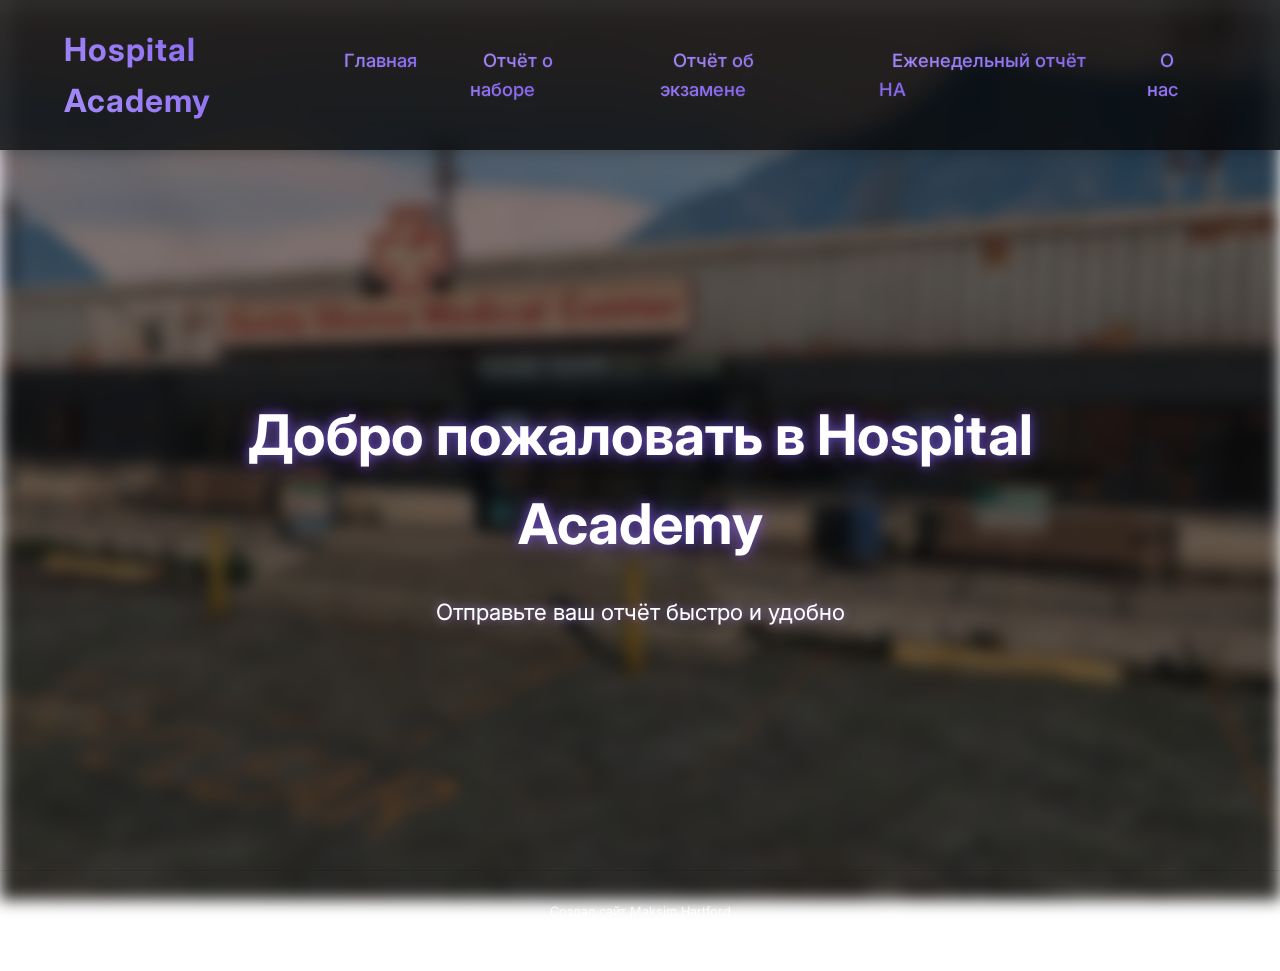
<file: index.html>
<!DOCTYPE html>
<html lang="ru">
<head>
    <meta charset="UTF-8">
    <meta name="viewport" content="width=device-width, initial-scale=1.0">
    <title>Hospital Academy</title>
    <link rel="stylesheet" href="styles.css">
    <link href="https://fonts.googleapis.com/css2?family=Inter:wght@400;500;600;700&display=swap" rel="stylesheet">
</head>
<body>
    <!-- Фоновый контейнер (только для главной) -->
    <div class="hero-bg"></div>

    <!-- Основное содержимое страницы -->
    <div class="content">
<nav class="navbar">
    <div class="logo">Hospital Academy</div>
    <ul class="nav-menu">
        <li><a href="index.html">Главная</a></li>
        <li><a href="recruitment-report.html">Отчёт о наборе</a></li>
        <li><a href="exam-report.html">Отчёт об экзамене</a></li>
        <!-- Новый пункт меню -->
        <li><a href="weekly-report.html">Еженедельный отчёт HA</a></li>
        <li><a href="about.html">О нас</a></li>
    </ul>
</nav>



        <main class="hero">
            <h1>Добро пожаловать в Hospital Academy</h1>
            <p class="subtitle">Отправьте ваш отчёт быстро и удобно</p>
        </main>

<footer class="credits">
    <p>Создал сайт Maksim Hartford<br>Дизайн и идея Alexei Chernov</p>
</footer>

    </div>
</body>
</html>
</file>
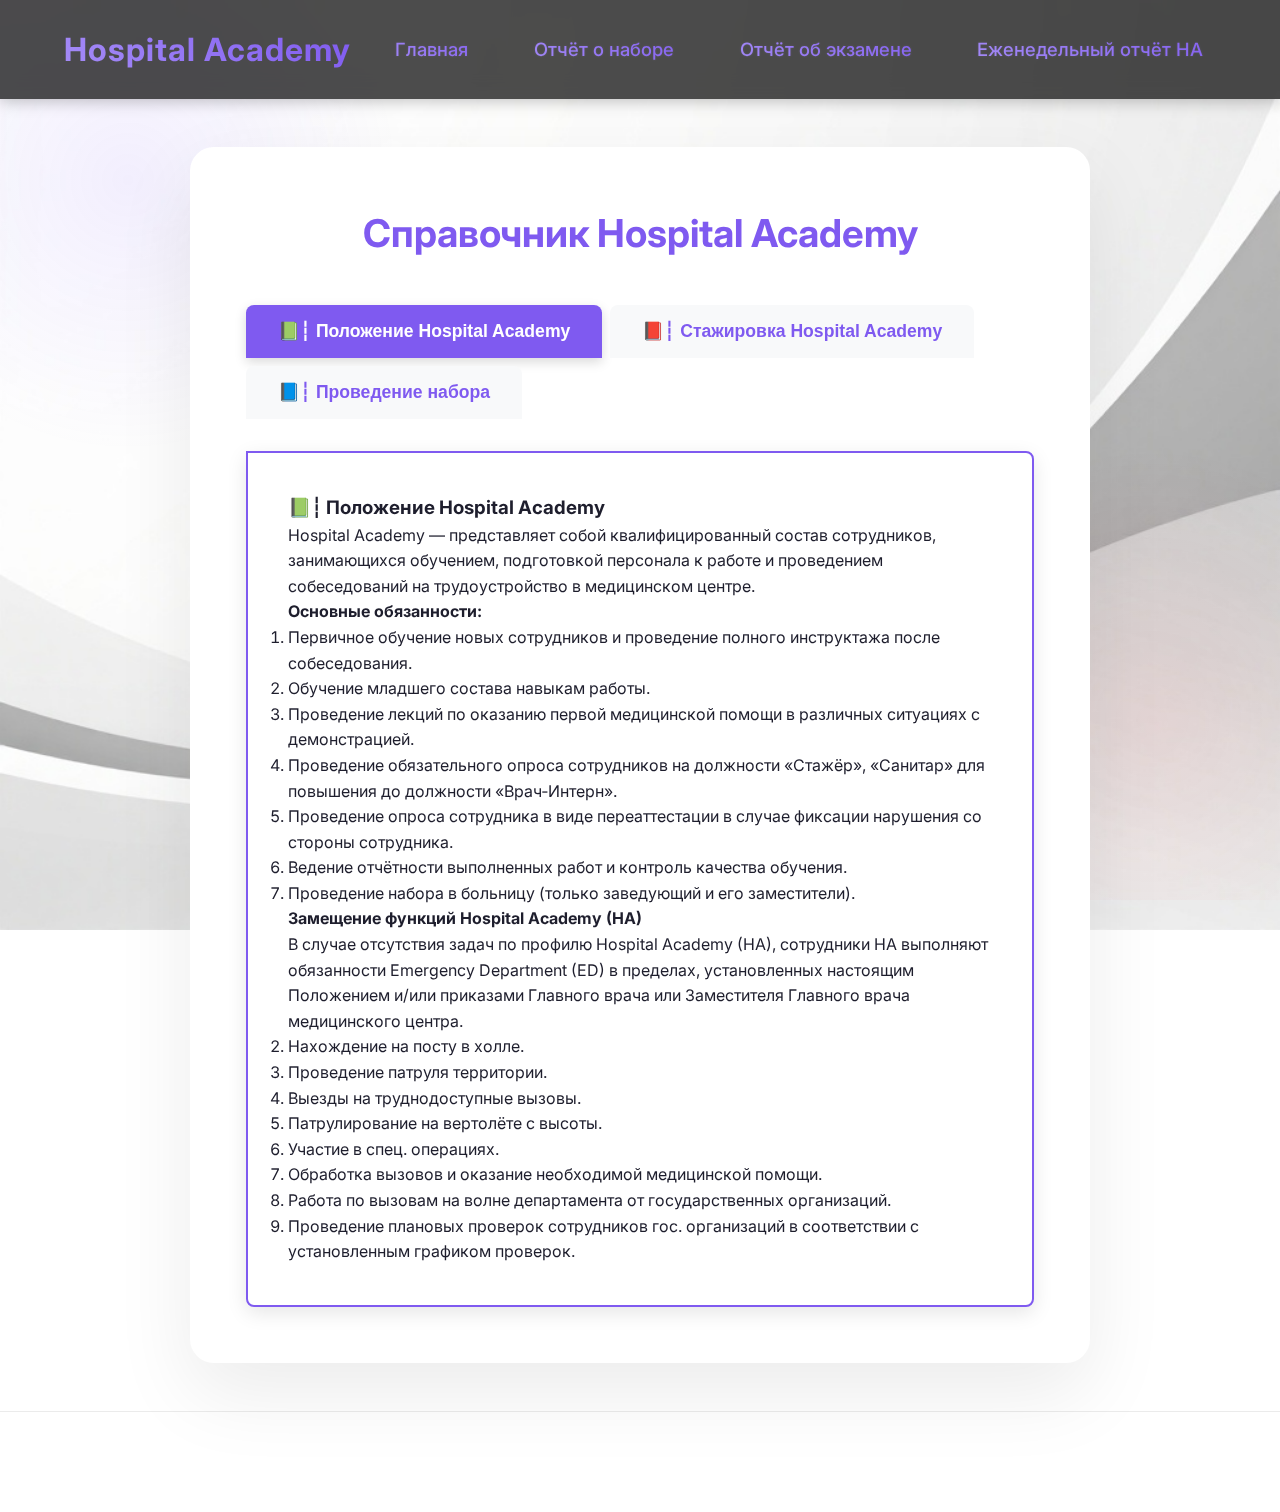
<file: about.html>
<!DOCTYPE html>
<html lang="ru">
<head>
    <meta charset="UTF-8">
    <meta name="viewport" content="width=device-width, initial-scale=1.0">
    <title>Hospital Academy — Вкладки</title>
    <link rel="stylesheet" href="styles.css">
    <link href="https://fonts.googleapis.com/css2?family=Inter:wght@400;500;600;700&display=swap" rel="stylesheet">
</head>
<body class="report-page">
    <nav class="navbar">
        <div class="logo">Hospital Academy</div>
        <ul class="nav-menu">
            <li><a href="index.html">Главная</a></li>
            <li><a href="recruitment-report.html">Отчёт о наборе</a></li>
            <li><a href="exam-report.html">Отчёт об экзамене</a></li>
            <li><a href="weekly-report.html">Еженедельный отчёт HA</a></li>
        </ul>
    </nav>

    <main class="report-form">
        <h2 class="main-title">Справочник Hospital Academy</h2>


        <!-- Вкладки -->
        <div class="tabs">
            <button class="tab-button active" data-tab="position">📗┆ Положение Hospital Academy</button>
            <button class="tab-button" data-tab="internship">📕┆ Стажировка Hospital Academy</button>
            <button class="tab-button" data-tab="recruitment">📘┆ Проведение набора</button>
        </div>

        <!-- Контент вкладок -->
        <div class="tab-content" id="position">
            <section class="about-section">
                <h3 class="section-title">📗┆ Положение Hospital Academy</h3>
                <p class="large-text">
                    Hospital Academy — представляет собой квалифицированный состав сотрудников, занимающихся обучением, подготовкой персонала к работе и проведением собеседований на трудоустройство в медицинском центре.
                </p>

                <div class="subsection">
                    <h4 class="subsection-title">Основные обязанности:</h4>
                    <ol class="large-list">
                        <li>Первичное обучение новых сотрудников и проведение полного инструктажа после собеседования.</li>
                        <li>Обучение младшего состава навыкам работы.</li>
                        <li>Проведение лекций по оказанию первой медицинской помощи в различных ситуациях с демонстрацией.</li>
                        <li>Проведение обязательного опроса сотрудников на должности «Стажёр», «Санитар» для повышения до должности «Врач‑Интерн».</li>
                        <li>Проведение опроса сотрудника в виде переаттестации в случае фиксации нарушения со стороны сотрудника.</li>
                        <li>Ведение отчётности выполненных работ и контроль качества обучения.</li>
                        <li>Проведение набора в больницу (только заведующий и его заместители).</li>
                    </ol>
                </div>

                <div class="subsection">
                    <h4 class="subsection-packed">Замещение функций Hospital Academy (HA)</h4>
                    <p class="large-text">
                        В случае отсутствия задач по профилю Hospital Academy (HA), сотрудники HA выполняют обязанности Emergency Department (ED) в пределах, установленных настоящим Положением и/или приказами Главного врача или Заместителя Главного врача медицинского центра.
                    </p>
                    <ol class="large-list" start="2">
                        <li>Нахождение на посту в холле.</li>
                        <li>Проведение патруля территории.</li>
                        <li>Выезды на труднодоступные вызовы.</li>
                        <li>Патрулирование на вертолёте с высоты.</li>
                        <li>Участие в спец. операциях.</li>
                        <li>Обработка вызовов и оказание необходимой медицинской помощи.</li>
                        <li>Работа по вызовам на волне департамента от государственных организаций.</li>
                        <li>Проведение плановых проверок сотрудников гос. организаций в соответствии с установленным графиком проверок.</li>
                    </ol>
                </div>
            </section>
        </div>

        <div class="tab-content" id="internship" style="display: none;">
            <section class="about-section">
                <h3 class="section-title">📕┆ Стажировка Hospital Academy</h3>
                <p class="large-text">Добро пожаловать в Hospital Academy!</p>
                <p class="large-text">
                    Ваш путь в Hospital Academy начинается с изучения внутреннего распорядка в отделе. Старший состав HA проведёт необходимые экзамены и окажет содействие в вашем продвижении по службе.
                </p>

                <div class="subsection">
                    <h4 class="subsection-title">Для прохождения стажировки вам необходимо ознакомиться:</h4>
                    <ul class="large-list">
                        <li>Положение HA.</li>
                        <li>Проведение набора.</li>
                    </ul>
                </div>

                <div class="subsection">
                    <h4 class="subsection-title">Для завершения стажировки вам нужно:</h4>
                    <ol class="large-list">
                        <li>Пройти экзамен по «Положение HA» и «Проведение набора».</li>
                        <li>Пройти практическое задание у руководящего состава HA на тему «Собеседование».</li>
                        <li>Принять участие в 1 наборе.</li>
                        <li>Провести полное собеседование и принять человека.</li>
                    </ol>
                </div>

                <div class="subsection">
                    <h4 class="subsection-title">Как записаться на экзамен или практику:</h4>
                    <p class="large-text">
                        По готовности к сдаче экзамена или практики необходимо обратиться к старшему составу, воспользовавшись:<br>
                        📋┆ запись‑на‑экзамен
                    </p>
                </div>

                <div class="subsection">
                    <h4 class="subsection-title">Форма запроса на проведение практики:</h4>
                    <ol class="large-list">
                        <li>Имя Фамилия | CID.</li>
                        <li>Время, когда вам удобно.</li>
                        <li>@Заведующий отделением HA, @Зам.Заведующего Отдела HA.</li>
                    </ol>
                </div>
            </section>
        </div>

        <div class="tab-content" id="recruitment" style="display: none;">
            <section class="about-section">
                <h3 class="section-title">📘┆ Проведение набора</h3>

                <div class="subsection">
                    <h4 class="subsection-packed">Для руководящего состава</h4>
                    <ul class="large-list">
                        <li>Государственную волну вещания можно занимать только в день планируемого набора.</li>
                        <li>Занимать гос. волну можно минимум за 15, максимум за 30 минут до подачи.</li>
                        <li>Интервал между подачами — 1.5 часа.</li>
                        <li>Запрещено перебивать время.</li>
                        <li>Запрещено подавать одновременно с другой фракцией.</li>
                        <li>После бронирования определённого времени обязательно занять гос. волну в чат департамента (/d).</li>
                        <li>Разрешено передать время другой фракции за 20 минут до подачи.</li>
                        <li>Минимальное время проведения набора — 45 минут.</li>
                    </ul>
                </div>

                <div class="subsection">
                    <h4 class="subsection-packed">Тексты для набора</h4>
                    <p class="large-text">
                        <strong>Вариант 1:</strong><br>
                        Уважаемые жители штата!<br>
                        В данный момент на портале штата открыты электронные заявки в больницу Sandy Shores Medical Center.<br>
                        У нас вы найдёте: интересную работу, отличный и отзывчивый коллектив, большие премии и зарплаты!<br>
                        С уважением, Администрация больницы. Спасибо за внимание!
                    </p>

                        <p class="large-text">
                            <strong>Вариант 2:</strong><br>
                            Уважаемые жители штата!<br>
                            В данный момент проходит набор в больницу Sandy Shores Medical Center.<br>
                            Требования: 1 год проживания в штате, медицинское образование.<br>
                            У нас вы найдёте: интересную работу, большие премии и зарплаты! Вас ожидают в Больнице. Спасибо за внимание!
                        </p>

                        <p class="large-text">
                            /d to ALL | Занимаю волну государственных вещаний на 00:00.<br>
                            /d to ALL | Освобождаю волну государственных вещаний.
                        </p>
                    </div>

                    <div class="subsection">
                        <h4 class="subsection-packed">Для сотрудников Hospital Academy</h4>
                        <p class="large-text">🔹 Памятка для проведения собеседования: 🔹</p>
                        <ol class="large-list">
                            <li>Здороваемся с человеком, просим его рассказать немного о себе (сколько ему лет, сколько лет живёт в штате, чем занимался ранее, есть ли медицинское образование и т. д.).</li>
                            <li>Просим документы у человека и проверяем, сколько лет человек проживает в штате (его уровень должен быть 1+), также проверяем РП‑ник у человека (Имя и Фамилия без ошибок).</li>
                            <li>Проверяем человека на знание РП‑терминов, спрашиваем в IC термины (не должен отвечать термины, а должен расшифровывать аббревиатуры, например: ДМ — дядя Миша).</li>
                            <li>Далее спрашиваем термины в ООС (на листочке /b) и передаём листочек с терминами (он должен расписать термины). Пример: /b ТК, ДМ, ЗЗ, РП?</li>
                            <li>Проводим «психологический» тест: например, подводим человека лицом к стенке, а сами начинаем танцевать за его спиной. Он не должен видеть, как мы танцуем. Также можно задавать вопросы типа «что у меня над головой?» или «что у меня под ногами?».</li>
                            <li>Проверяем на соответствие нормам Этического Кодекса: причёска должна быть опрятной; не должно быть татуировок на видимых частях тела (шея, кисти, лицо); запрещены татуировки с изображениями казино, смерти, черепов, скелетов, костей.</li>
                            <li>Проверяем, находится ли человек в чёрном списке SSMC.</li>
                            <li>Передаём контракт и ручку по РП и приглашаем во фракцию.</li>
                            <li>Выдаём спецсвязь (Discord) принятому сотруднику: <a href="https://discord.gg/NA8Q5b94HM" target="_blank">https://discord.gg/NA8Q5b94HM</a> (вечная ссылка).</li>
                            <li>Заносим принятого человека в канал «Отчёт принятых».</li>
                            <li>Выдаём роли: @Стажёр, @Department Interns, @Sandy Shores Medical Center.</li>
                            <li>Проводим вступительную экскурсию по каналам, рассказываем, как повышаться и что делать.</li>
                            <li>Говорим про канал «Информация‑стажёр», где нужно ознакомиться с книгами, необходимыми для дальнейшего повышения. Напоминаем, что на прохождение стажировки даётся 3 дня или 20 заработных плат.</li>
                        </ol>
                    </div>

                    <div class="subsection">
                        <h4 class="subsection-title">Видеогайд по проведению собеседования</h4>
                        <p class="large-text">
                            Рекомендую всем ознакомиться, даже если вы уже всё знаете — полезно повторить:<br>
                            <a href="https://youtu.be/XiOVG134gOg" target="_blank">https://youtu.be/XiOVG134gOg</a>
                        </p>
                    </div>
                </section>
            </div>
        </main>

        <footer class="credits">
            <p>Создал сайт Maksim Hartford<br>Дизайн и идея Alexei Chernov</p>
        </footer>

        <!-- Скрипт для переключения вкладок -->
        <script>
            document.addEventListener('DOMContentLoaded', function() {
                const tabButtons = document.querySelectorAll('.tab-button');
                const tabContents = document.querySelectorAll('.tab-content');

                tabButtons.forEach(button => {
                    button.addEventListener('click', () => {
                        // Убираем активный класс у всех кнопок и скрываем все контенты
                        tabButtons.forEach(btn => btn.classList.remove('active'));
                        tabContents.forEach(content => content.style.display = 'none');


                        // Добавляем активный класс к нажатой кнопке
                        button.classList.add('active');

                        // Показываем соответствующий контент
                        const tabId = button.getAttribute('data-tab');
                        document.getElementById(tabId).style.display = 'block';
                    });
                });
            });
        </script>
</body>
</html>
</file>
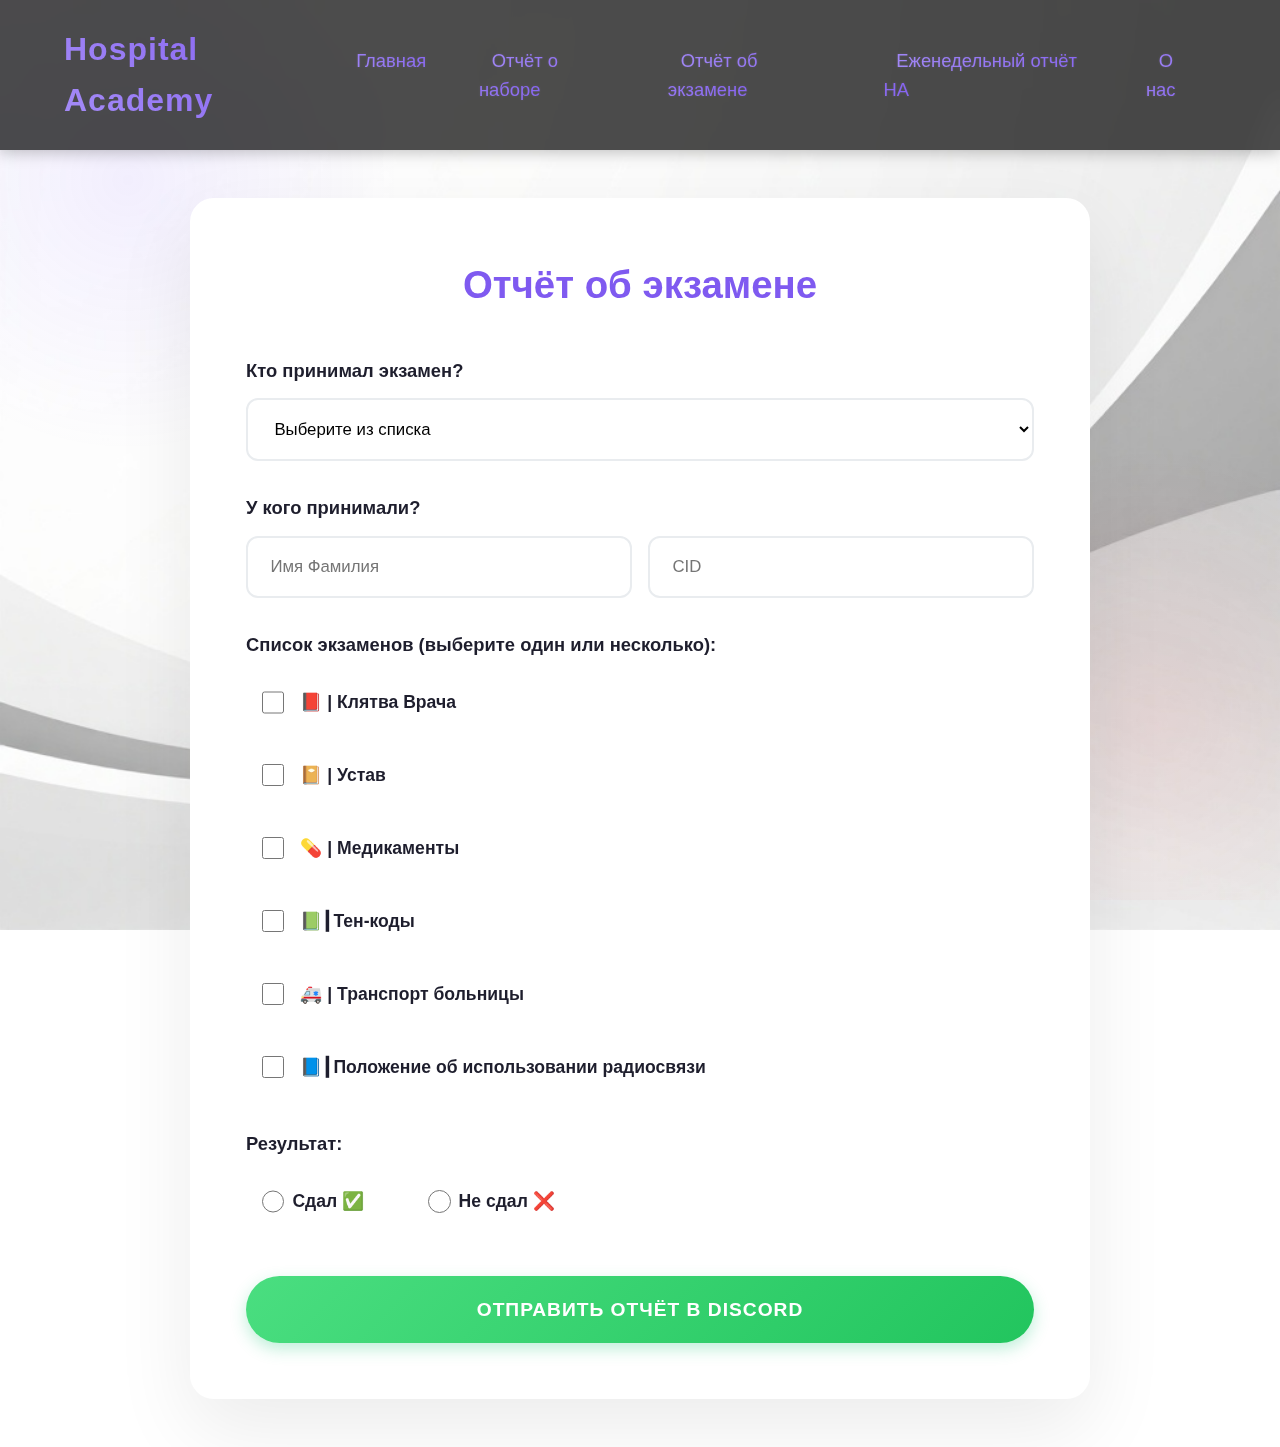
<file: exam-report.html>
<!DOCTYPE html>
<html lang="ru">
<head>
    <meta charset="UTF-8">
    <meta name="viewport" content="width=device-width, initial-scale=1.0">
    <title>Отчёт об экзамене — Hospital Academy</title>
    <link rel="stylesheet" href="styles.css">
</head>
<body class="report-page">
    <nav class="navbar">
        <div class="logo">Hospital Academy</div>
        <ul class="nav-menu">
            <li><a href="index.html">Главная</a></li>
            <li><a href="recruitment-report.html">Отчёт о наборе</a></li>
            <li><a href="exam-report.html" class="active">Отчёт об экзамене</a></li>
            <li><a href="weekly-report.html">Еженедельный отчёт HA</a></li>
            <li><a href="about.html">О нас</a></li>
        </ul>
    </nav>

    <main class="report-form">
        <h2>Отчёт об экзамене</h2>
        <form id="examForm">
            <!-- 1. Кто принимал экзамен -->
            <div class="form-group">
                <label for="examiner">Кто принимал экзамен?</label>
                <select id="examiner" required>
                    <option value="">Выберите из списка</option>
                    <option value="Alexei Chernov | CJE4">Alexei Chernov | CJE4</option>
                    <option value="Dany Tsoi | 94XQ">Dany Tsoi | 94XQ</option>
                    <option value="Maksim Hartford | CQ18">Maksim Hartford | CQ18</option>
                </select>
            </div>

<!-- 2. У кого принимали -->
<div class="form-group">
    <label>У кого принимали?</label>
    <div class="input-group">
        <input 
            type="text"
            id="candidateName"
            placeholder="Имя Фамилия"
            required
        >
        <input
            type="text"
            id="candidateCID"
            placeholder="CID"
            required
        >
    </div>
</div>


            <!-- 3. Список экзаменов -->
            <div class="form-group">
                <label>Список экзаменов (выберите один или несколько):</label>
                <div class="checkbox-group">
                    <label>
                        <input type="checkbox" value="Клятва Врача">
                        📕 | Клятва Врача
                    </label>
                    <label>
                        <input type="checkbox" value="Устав">
                        📔 | Устав
                    </label>
                    <label>
                        <input type="checkbox" value="Медикаменты">
                        💊 | Медикаменты
                    </label>
                    <label>
                        <input type="checkbox" value="Тен-коды">
                        📗┃Тен-коды
                    </label>
                    <label>
                        <input type="checkbox" value="Транспорт больницы">
                        🚑 | Транспорт больницы
                    </label>
                    <label>
                        <input type="checkbox" value="Положение о радиосвязи">
                        📘┃Положение об использовании радиосвязи
                    </label>
                </div>
            </div>

            <!-- 4. Результат: Сдал / Не сдал -->
            <div class="form-group">
                <label>Результат:</label>
                <div class="radio-group">
                    <label>
                        <input type="radio" name="result" value="Сдал" required>
                        Сдал ✅
                    </label>
                    <label>
                        <input type="radio" name="result" value="Не сдал">
                        Не сдал ❌
                    </label>
                </div>
            </div>

            <!-- Кнопка отправки -->
            <button type="submit" class="submit-btn">Отправить отчёт в Discord</button>
        </form>
    </main>

    <script src="exam-script.js"></script>
</body>
</html>
</file>
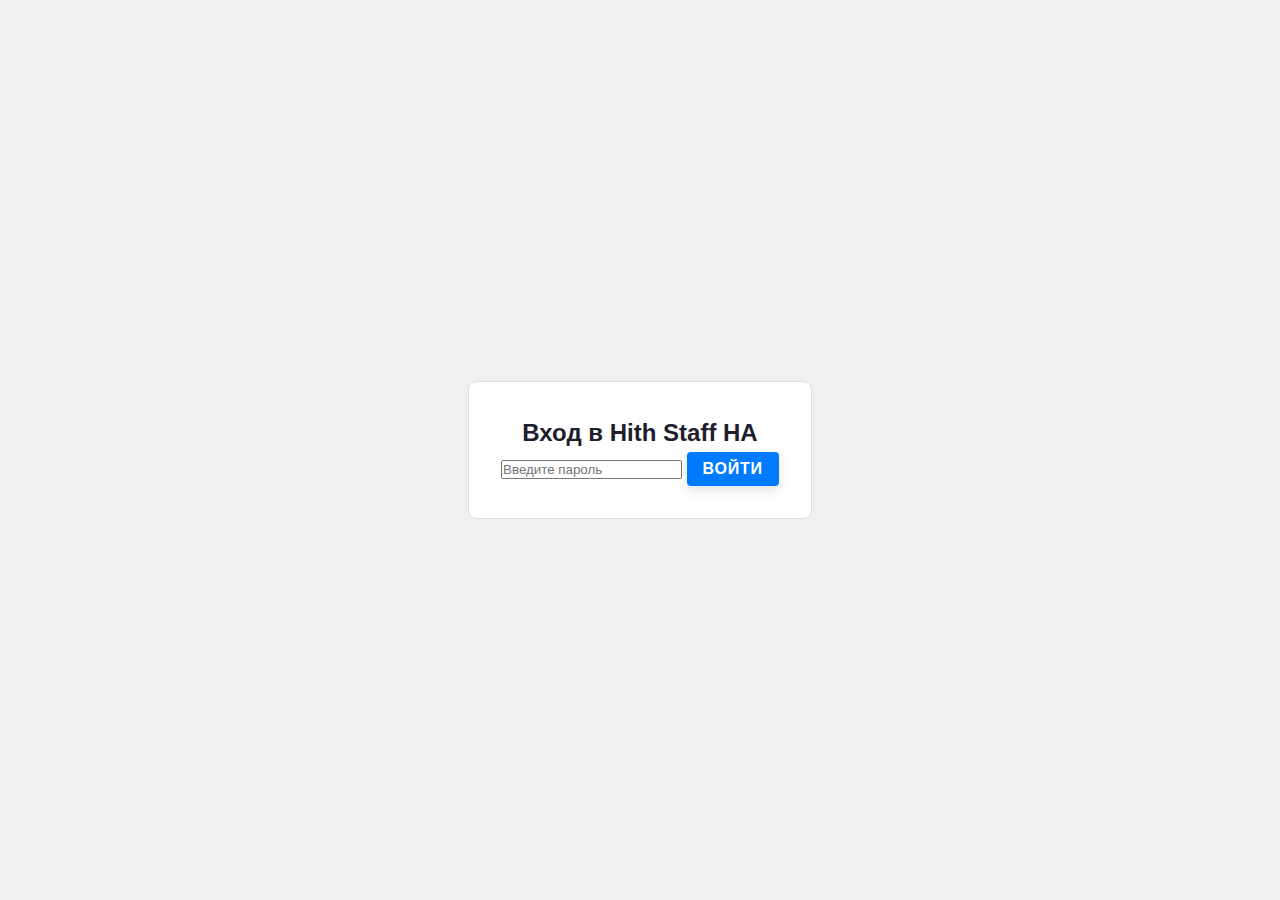
<file: hith-staff-ha.html>
<!DOCTYPE html>
<html lang="ru">
<head>
    <meta charset="UTF-8">
    <meta name="viewport" content="width=device-width, initial-scale=1.0">
    <title>Hith Staff HA</title>
    <link rel="stylesheet" href="styles.css">
    <style>
        .login-container {
            display: flex;
            justify-content: center;
            align-items: center;
            height: 100vh;
            background-color: #f0f0f0;
        }
        .login-form {
            padding: 2rem;
            border: 1px solid #ddd;
            border-radius: 8px;
            background: white;
            text-align: center;
        }
        .table-container {
            display: none;
            padding: 1rem;
        }
        table {
            width: 100%;
            border-collapse: collapse;
        }
        th, td {
            border: 1px solid #ddd;
            padding: 0.5rem;
            text-align: left;
        }
        th {
            background-color: #f2f2f2;
        }
        .btn {
            padding: 0.5rem 1rem;
            background: #007bff;
            color: white;
            border: none;
            border-radius: 4px;
            cursor: pointer;
        }
    </style>
</head>
<body class="report-page">
    <!-- Форма авторизации -->
    <div class="login-container" id="loginSection">
        <div class="login-form">
            <h2>Вход в Hith Staff HA</h2>
            <input type="password" id="passwordInput" placeholder="Введите пароль">
            <button onclick="checkPassword()" class="btn">Войти</button>
        </div>
    </div>

    <!-- Основная таблица (появляется после авторизации) -->
    <div class="table-container" id="tableSection">
        <h2>Hith Staff HA — Статистика</h2>
        <button onclick="clearReports()" class="btn">Очистить отчёт</button>
        <table id="staffTable">
            <thead>
                <tr>
                    <th>Имя Фамилия | CID</th>
                    <th>Отчёт о наборе</th>
                    <th>Отчёт об экзамене</th>
                    <th>Вылечено зависимостей</th>
                    <th>Участие в МП/ГМП</th>
                    <th>Участие в наборе Армии</th>
                    <th>Реанимация людей/госслужащих</th>
                    <th>Пост в Холле 1 час+</th>
                </tr>
            </thead>
            <tbody>
                <tr>
                    <td>Alexei Chernov | CJE4</td>
                    <td>0</td>
                    <td>0</td>
                    <td>0</td>
                    <td>0</td>
                    <td>0</td>
                    <td>0</td>
                    <td>0</td>
                </tr>
                <tr>
                    <td>Dany Tsoi | 94XQ</td>
                    <td>0</td>
                    <td>0</td>
                    <td>0</td>
                    <td>0</td>
                    <td>0</td>
                    <td>0</td>
                    <td>0</td>
                </tr>
                <tr>
                    <td>Maksim Hartford | CQ18</td>
                    <td>0</td>
                    <td>0</td>
                    <td>0</td>
                    <td>0</td>
                    <td>0</td>
                    <td>0</td>
                    <td>0</td>
                </tr>
                <tr>
                    <td>Bax Bonart | 8BJ4</td>
                    <td>0</td>
                    <td>0</td>
                    <td>0</td>
                    <td>0</td>
                    <td>0</td>
                    <td>0</td>
                    <td>0</td>
                </tr>
            </tbody>
        </table>
    </div>

    <script src="hith-staff-ha.js"></script>
</body>
</html>
</file>
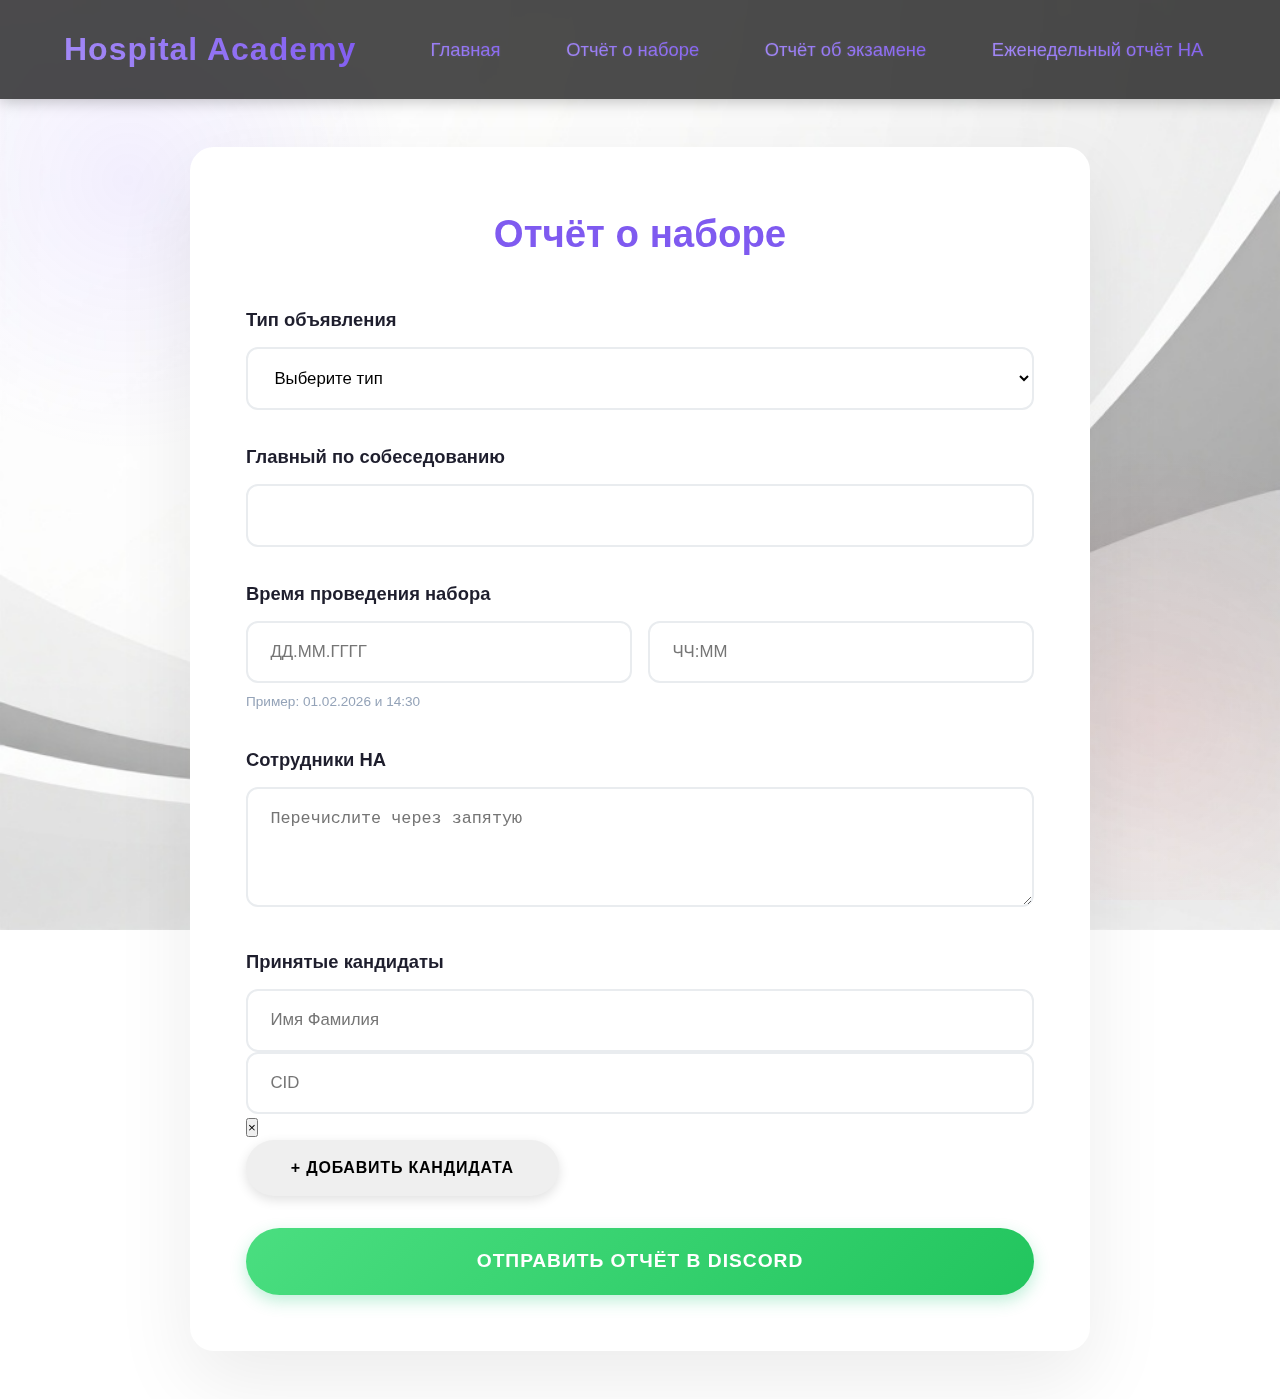
<file: recruitment-report.html>
<!DOCTYPE html>
<html lang="ru">
<head>
    <meta charset="UTF-8">
    <meta name="viewport" content="width=device-width, initial-scale=1.0">
    <title>Отчёт о наборе — Hospital Academy</title>
    <link rel="stylesheet" href="styles.css">
</head>
<body class="report-page">
<nav class="navbar">
    <div class="logo">Hospital Academy</div>
    <ul class="nav-menu">
        <li><a href="index.html">Главная</a></li>
        <li><a href="recruitment-report.html" class="active">Отчёт о наборе</a></li>
        <li><a href="exam-report.html">Отчёт об экзамене</a></li>
        <!-- Новый пункт меню -->
        <li><a href="weekly-report.html">Еженедельный отчёт HA</a></li>
    </ul>
</nav>


    <main class="report-form">
        <h2>Отчёт о наборе</h2>
        <form id="recruitmentForm">
            <div class="form-group">
                <label for="announcementType">Тип объявления</label>
                <select id="announcementType" required>
                    <option value="">Выберите тип</option>
                    <option value="hall">Набор в холле</option>
                    <option value="electronic">Электронные заявки</option>
                </select>
            </div>

            <div class="form-group">
                <label for="interviewLeader">Главный по собеседованию</label>
                <input type="text" id="interviewLeader" required>
            </div>

            <div class="form-group">
                <label>Время проведения набора</label>
                <div class="input-group">
                    <input type="text" id="recruitmentDate" placeholder="ДД.ММ.ГГГГ" required>
                    <input type="text" id="recruitmentTime" placeholder="ЧЧ:ММ" required>
                </div>
                <small class="hint">Пример: 01.02.2026 и 14:30</small>
            </div>

            <div class="form-group">
                <label for="haStaff">Сотрудники HA</label>
                <textarea id="haStaff" placeholder="Перечислите через запятую"></textarea>
            </div>

            <div class="form-group">
                <label>Принятые кандидаты</label>
                <div id="acceptedList">
                    <div class="accepted-item">
                        <input type="text" placeholder="Имя Фамилия" required>
                        <input type="text" placeholder="CID" required>
                        <button type="button" class="removeBtn">×</button>
                    </div>
                </div>
                <button type="button" id="addAcceptedBtn" class="btn small">+ Добавить кандидата</button>
            </div>

            <button type="submit" class="submit-btn">Отправить отчёт в Discord</button>
        </form>
    </main>


    <script src="recruitment-script.js"></script>
</body>
</html>
</file>
<file: styles.css>
:root {
--primary: #7f5af0; /* Фиолетовый акцент */
--secondary: #5a5fc4; /* Синий */
--accent: #ff6b6b; /* Коралловый */
--light: #f8f9fa; /* Светлый фон */
--white: #ffffff; /* Белый */
--dark: #1e1e2d; /* Тёмный текст */
--gray: #94a3b8; /* Серый для подписей */
--success: #4ade80; /* Зелёный */
--warning: #fb923c; /* Оранжевый */
--shadow: rgba(0, 0, 0, 0.08);
}

* {
margin: 0;
padding: 0;
box-sizing: border-box;
}

body {
font-family: 'Inter', sans-serif;
line-height: 1.6;
color: var(--dark);
overflow-x: hidden;
}

/* Фон с анимацией */
body::before {
content: '';
position: fixed;
top: 0; left: 0;
width: 100%; height: 100%;
background:
radial-gradient(circle at 10% 20%, rgba(127, 90, 240, 0.1) 0%, transparent 20%),
radial-gradient(circle at 90% 80%, rgba(255, 107, 107, 0.1) 0%, transparent 20%);
z-index: -1;
animation: bg-animate 20s linear infinite;
}

@keyframes bg-animate {
0% { transform: scale(1); opacity: 0.6; }
50% { transform: scale(1.1); opacity: 0.8; }
100% { transform: scale(1); opacity: 0.6; }
}

/* Верхнее меню — чуть более тёмный чёрно‑прозрачный фон */
.navbar {
display: flex;
justify-content: space-between;
align-items: center;
padding: 1.5rem 5%;
/* Более тёмный чёрный (70% прозрачности вместо 60%) */
background-color: rgba(0, 0, 0, 0.7);
backdrop-filter: blur(10px);
-webkit-backdrop-filter: blur(10px); /* Для Safari */
box-shadow: 0 2px 15px rgba(0, 0, 0, 0.25);
position: sticky;
top: 0;
z-index: 1000;
}

/* Логотип Hospital Academy */
.logo {
font-size: 2rem;
font-weight: 700;
background: linear-gradient(45deg, #a58cf7, #7f5af0);
-webkit-background-clip: text;
-webkit-text-fill-color: transparent;
letter-spacing: 1px;
/* Подсветка при наведении */
transition: text-shadow 0.3s;
}

.logo:hover {
text-shadow:
0 0 10px rgba(165, 140, 247, 0.7),
0 0 20px rgba(165, 140, 247, 0.5),
0 0 30px rgba(165, 140, 247, 0.3);
}

/* Меню навигации */
.nav-menu {
display: flex;
gap: 2.5rem; /* Увеличено расстояние между пунктами */
list-style: none;
}

/* Пункты меню */
.nav-menu a {
font-size: 1.15rem;
background: linear-gradient(45deg, #a58cf7, #7f5af0);
-webkit-background-clip: text;
-webkit-text-fill-color: transparent;
text-decoration: none;
font-weight: 500;
transition: all 0.3s;
position: relative;
padding: 0.5rem 0.8rem;
/* Базовая подсветка (опционально) */
text-shadow: 0 0 2px rgba(165, 140, 247, 0.2);
}

.nav-menu a:hover {
transform: translateY(-1px);
/* Усиленная подсветка при наведении */
text-shadow:
0 0 8px rgba(165, 140, 247, 0.6),
0 0 16px rgba(165, 140, 247, 0.4),
0 0 24px rgba(165, 140, 247, 0.2);
}

/* Остальные стили (без изменений) */
.hero {
min-height: 80vh;
display: flex;
flex-direction: column;
justify-content: center;
align-items: center;
text-align: center;
padding: 2rem 1rem;
gap: 1.5rem;
}

.hero h1 {
font-size: 3.5rem;
color: var(--white);
font-weight: 700;
max-width: 800px;
/* Подсветка (неоновое свечение) */
text-shadow:
0 0 10px rgba(127, 90, 240, 0.6), /* Фиолетовое свечение */
0 0 20px rgba(127, 90, 240, 0.4), /* Расширение свечения */
0 0 30px rgba(127, 90, 240, 0.2); /* Дальнее свечение */
animation: pulse 2s infinite alternate; /* Пульсация */
}

.subtitle {
font-size: 1.4rem;
color: var(--white);
max-width: 600px;
margin: 0 auto;
/* Мягкая подсветка */
text-shadow:
0 0 8px rgba(165, 140, 247, 0.5), /* Лиловый оттенок */
0 0 16px rgba(165, 140, 247, 0.3);
}



.btn {
padding: 1.2rem 2.8rem;
border-radius: 50px;
font-weight: 600;
text-decoration: none;
text-transform: uppercase;
letter-spacing: 0.8px;
font-size: 1rem;
transition: all 0.4s cubic-bezier(0.165, 0.84, 0.44, 1);
border: none;
cursor: pointer;
box-shadow: 0 4px 12px rgba(0, 0, 0, 0.12);
}

.btn.primary {
background: linear-gradient(135deg, var(--primary), var(--secondary));
color: var(--white);
}

.btn.secondary {
background: linear-gradient(135deg, var(--accent), #ff8e8e);
color: var(--white);
}

.btn:hover {
transform: translateY(-4px);
box-shadow: 0 12px 24px rgba(0, 0, 0, 0.18);
}

.btn:active {
transform: translateY(0);
box-shadow: 0 6px 12px rgba(0, 0, 0, 0.1);
}

.report-form {
max-width: 900px;
margin: 3rem auto;
padding: 3.5rem;
background: var(--white);
border-radius: 24px;
box-shadow: 0 30px 80px var(--shadow);
backdrop-filter: blur(10px);
}

.report-form h2 {
text-align: center;
color: var(--primary);
margin-bottom: 2.5rem;
font-size: 2.4rem;
font-weight: 700;
}

.form-group {
margin-bottom: 2rem;
}

label {
display: block;
margin-bottom: 0.8rem;
font-weight: 600;
color: var(--dark);
font-size: 1.15rem;
transition: color 0.3s;
}

input[type="text"],
input[type="datetime-local"],
textarea,
select {
width: 100%;
padding: 1.2rem 1.4rem;
border: 2px solid #e9ecef;
border-radius: 12px;
font-size: 1.05rem;
transition: all 0.3s cubic-bezier(0.4, 0, 0.2, 1);
resize: vertical;
background-color: var(--white);
}

input:focus,
textarea:focus,
select:focus {
outline: none;
border-color: var(--primary);
box-shadow: 0 0 0 4px rgba(127, 90, 240, 0.15);
transform: translateY(0);
}

textarea {
min-height: 140px;
}

/* Чекбоксы и радио */
.checkbox-group label,
.radio-group label {
display: flex;
align-items: center;
gap: 1rem;
cursor: pointer;
font-size: 1.1rem;
color: var(--dark);
padding: 1rem;
border-radius: 8px;
transition: background-color 0.3s, transform 0.2s;
user-select: none;
}

.checkbox-group label:hover,
.radio-group label:hover {
background-color: rgba(127, 90, 240, 0.05);
transform: translateX(4px);
}

.checkbox-group input,
.radio-group input {
accent-color: var(--primary);
width: 1.4rem;
height: 1.4rem;
}

/* Кнопка отправки */
.submit-btn {
display: block;
width: 100%;
padding: 1.4rem;
border-radius: 50px;
border: none;
font-size: 1.2rem;
font-weight: 600;
text-transform: uppercase;
letter-spacing: 1px;
cursor: pointer;
transition: all 0.4s cubic-bezier(0.165, 0.84, 0.44, 1);
background: linear-gradient(135deg, var(--success), #22c55e);
color: var(--white);
box-shadow: 0 6px 16px rgba(42, 202, 128, 0.3);
margin-top: 2rem;
}

.submit-btn:hover {
transform: translateY(-4px);
box-shadow: 0 12px 28px rgba(42, 202, 128, 0.4);
}

.submit-btn:active {
transform: translateY(0);
box-shadow: 0 6px 14px rgba(42, 202, 128, 0.25);
}

/* Футер */
footer {
text-align: center;
padding: 3rem 1rem 2rem;
color: var(--gray);
font-size: 0.9rem;
background-color: var(--white);
border-top: 1px solid rgba(0, 0, 0, 0.08);
margin-top: auto;
}

/* Адаптивность */
@media (max-width: 768px) {
.navbar {
flex-direction: column;
gap: 1rem;
padding: 1.2rem 5%;
}

.nav-menu {
width: 100%;
justify-content: center;
gap: 1.5rem; /* Увеличено расстояние между пунктами на мобильных */
}

.hero {
padding: 2rem 1rem;
min-height: auto;
}

.hero h1 {
font-size: 2.8rem;
}

.subtitle {
font-size: 1.2rem;
}

.btn {
width: 90%;
margin: 0 auto;
display: block;
}

.report-form {
margin: 2rem auto;
padding: 2.5rem 1.5rem;
}

.checkbox-group,
.radio-group {
grid-template-columns: 1fr;
}
}

@media (max-width: 480px) {
.hero h1 {
font-size: 2.2rem;
}

.subtitle {
font-size: 1.1rem;
}

.btn {
padding: 1.1rem 2rem;
font-size: 0.95rem;
}

.report-form {
padding: 2rem 1rem;
}

label {
font-size: 1rem;
}

input[type="text"],
input[type="datetime-local"],
textarea,
select {
padding: 1rem 1.2rem;
font-size: 1rem;
}

.submit-btn {
padding: 1.2rem;
font-size: 1.1rem;
}
}

/* Группа полей с двумя инпутами (Имя + CID) */
.input-group {
display: flex;
gap: 1rem;
flex-wrap: wrap;
}

.input-group input {
flex: 1 1 200px;
}

/* Радио-кнопки */
.radio-group {
display: flex;
gap: 2rem;
flex-wrap: wrap;
}

.radio-group label {
display: flex;
align-items: center;
gap: 0.5rem;
cursor: pointer;
font-size: 1.1rem;
color: var(--dark);
padding: 1rem;
border-radius: 8px;
transition: background-color 0.3s, transform 0.2s;
}

.radio-group label:hover {
background-color: rgba(127, 90, 240, 0.05);
transform: translateX(2px);
}

.radio-group input {
accent-color: var(--success);
}

/* Адаптивность для мобильных */
@media (max-width: 600px) {
.input-group {
flex-direction: column;
}

.radio-group {
gap: 1rem;
}
}

/* Фоновое изображение только для главной страницы */
.hero-bg {
position: fixed;
top: 0;
left: 0;
width: 100%;
height: 100vh; /* Занимает всю высоту экрана */
background-image: url('images/background.jpg'); /* Укажите путь к вашему изображению */
background-size: cover; /* Заполняет весь контейнер */
background-position: center; /* Центрирует изображение */
background-repeat: no-repeat; /* Не повторяет */
z-index: -1; /* Фон под содержимым */
filter: blur(8px); /* Лёгкое размытие (опционально) */
-webkit-filter: blur(8px);
}

/* Содержимое поверх фона */
.content {
position: relative;
z-index: 1;
}
@keyframes pulse {
0% {
text-shadow:
0 0 10px rgba(127, 90, 240, 0.6),
0 0 20px rgba(127, 90, 240, 0.4),
0 0 30px rgba(127, 90, 240, 0.2);
}
100% {
text-shadow:
0 0 15px rgba(127, 90, 240, 0.8),
0 0 30px rgba(127, 90, 240, 0.6),
0 0 45px rgba(127, 90, 240, 0.4);
}
}
/* Стили для фона отчётов (только для страниц Отчёт о наборе и Отчёт об экзамене) */
.report-page {
background-image: url('./images/textured-background.jpg'); /* путь к вашему изображению */
background-size: cover; /* масштабируем изображение на весь экран */
background-position: center; /* центрируем изображение */
background-repeat: no-repeat; /* запрещаем повторение изображения */
background-attachment: fixed; /* фиксируем фон при прокрутке */
min-height: 100vh; /* минимальная высота — весь экран */
}

/* Сохраняем стили для формы, чтобы она не сливалась с фоном */
.report-form {
max-width: 900px;
margin: 3rem auto;
padding: 3.5rem;
background: var(--white); /* белый фон для формы */
border-radius: 24px;
box-shadow: 0 30px 80px var(--shadow);
backdrop-filter: blur(10px); /* размытие фона за формой */
}

/* Стили для нижнего колонтитула с указанием авторов (без фона) */
.credits {
text-align: center; /* Выравнивание по центру */
padding: 2rem 0; /* Отступы сверху/снизу */
margin-top: auto; /* Прижимает футер к низу страницы */
color: var(--white); /* Белый цвет текста */
font-size: 0.8rem; /* Маленький размер шрифта */
font-weight: 300; /* Лёгкая жирность шрифта */
line-height: 1.4; /* Межстрочный интервал */
background: none; /* Явно указываем отсутствие фона */
}

.credits p {
margin: 0; /* Убираем стандартные отступы у параграфа */
}
/* Фон для отчётов (как у "Отчёт о наборе" и "Отчёт об экзамене") */
.report-page {
background-image: url('./images/textured-background.jpg');
background-size: cover;
background-position: center;
background-repeat: no-repeat;
background-attachment: fixed;
min-height: 100vh;
}

/* Стили формы */
.report-form {
max-width: 900px;
margin: 3rem auto;
padding: 3.5rem;
background: var(--white);
border-radius: 24px;
box-shadow: 0 30px 80px var(--shadow);
backdrop-filter: blur(10px);
}

/* Текстовые поля */
textarea {
min-height: 120px;
resize: vertical;
width: 100%;
padding: 1.2rem 1.4rem;
border: 2px solid #e9ecef;
border-radius: 12px;
font-size: 1.05rem;
transition: all 0.3s;
}

textarea:focus {
outline: none;
border-color: var(--primary);
box-shadow: 0 0 0 4px rgba(127, 90, 240, 0.15);
}

/* Подсказки */
.hint {
display: block;
margin-top: 0.5rem;
color: var(--gray);
font-size: 0.85rem;
}

/* Кнопка отправки */
.submit-btn {
margin-top: 2rem;
display: block;
width: 100%;
padding: 1.4rem;
border-radius: 50px;
border: none;
font-size: 1.2rem;
font-weight: 600;
text-transform: uppercase;
letter-spacing: 1px;
cursor: pointer;
transition: all 0.4s cubic-bezier(0.165, 0.84, 0.44, 1);
background: linear-gradient(135deg, var(--success), #22c55e);
color: var(--white);
box-shadow: 0 6px 16px rgba(42, 202, 128, 0.3);
}

.submit-btn:hover {
transform: translateY(-4px);
box-shadow: 0 12px 28px rgba(42, 202, 128, 0.4);
}

/* Стили для вкладок */
.tabs {
    display: flex;
    gap: 0.5rem;
    margin: 2rem 0;
    flex-wrap: wrap;
}

.tab-button {
    padding: 1rem 2rem;
    border: none;
    background: var(--light);
    color: var(--primary);
    font-weight: 600;
    cursor: pointer;
    border-radius: 8px 8px 0 0;
    transition: all 0.3s ease;
    font-size: 1.1rem;
}

.tab-button:hover {
    background: var(--primary);
    color: var(--white);
}

.tab-button.active {
    background: var(--primary);
    color: var(--white);
    box-shadow: 0 4px 12px rgba(0, 0, 0, 0.15);
}

.tab-content {
    padding: 2.5rem;
    border: 2px solid var(--primary);
    border-radius: 0 8px 8px 8px;
    background: var(--white);
    box-shadow: 0 6px 20px rgba(0, 0, 0, 0.1);
    min-height: 400px;
}

/* Адаптивность для вкладок */
@media (max-width: 768px) {
    .tabs {
        flex-direction: column;
    }

    .tab-button {
        text-align: left;
        width: 100%;
    }
}
</file>
